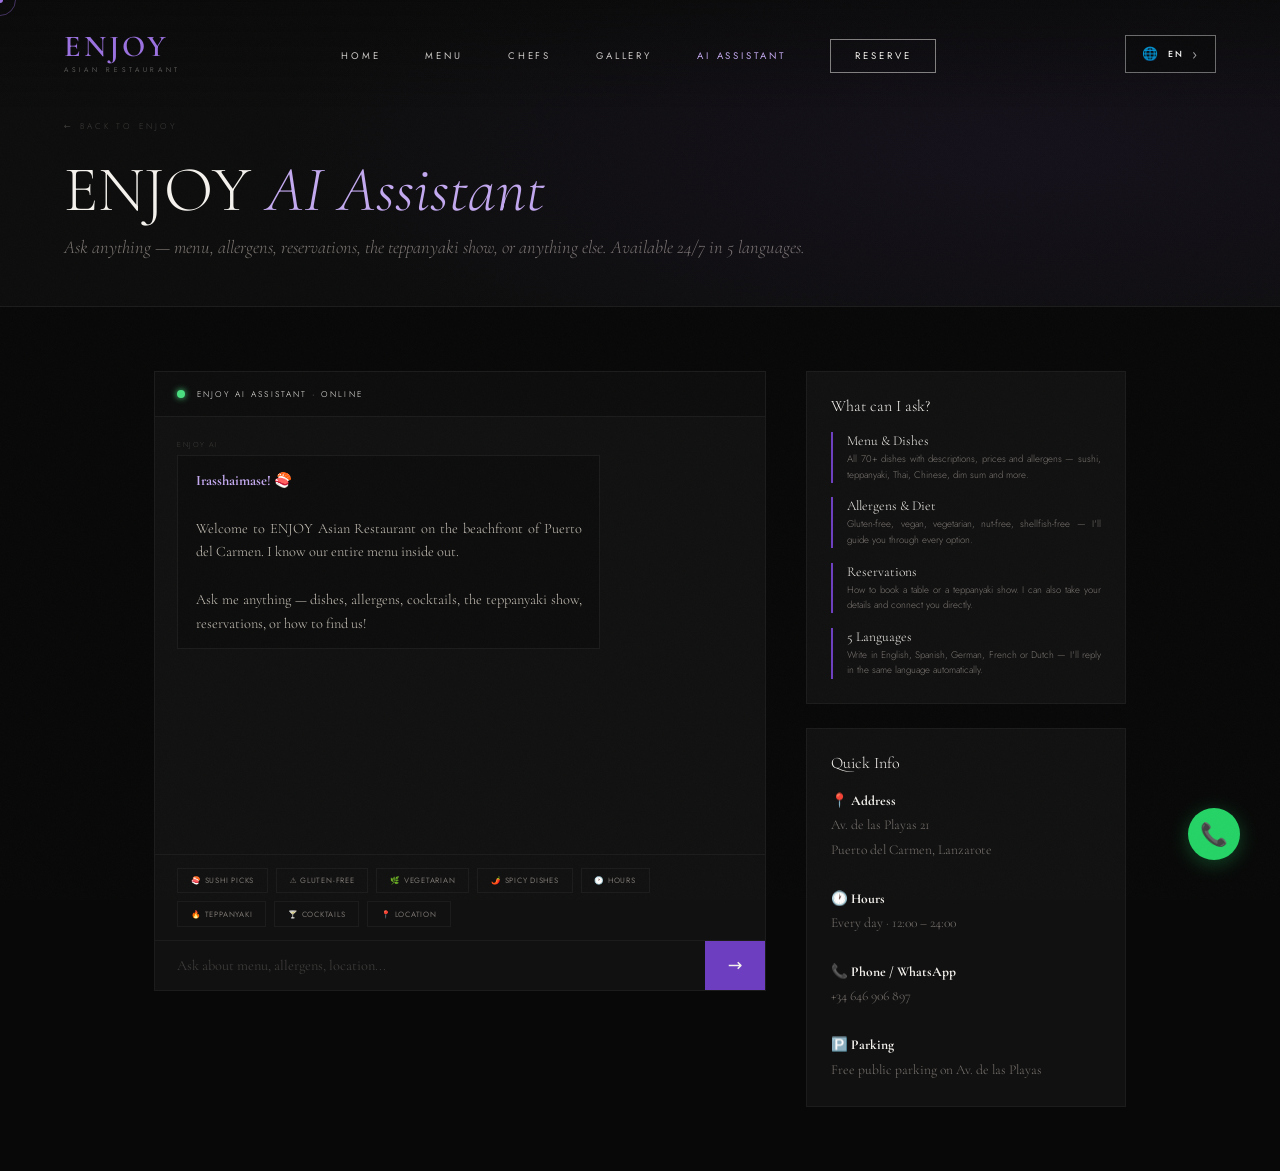
<file: ai.html>
<!DOCTYPE html>
<html lang="en" id="htmlRoot">
<head>
  <meta charset="UTF-8">
  <link rel="icon" type="image/x-icon" href="favicon.ico">
  <link rel="icon" type="image/png" sizes="32x32" href="favicon-32x32.png">
  <link rel="icon" type="image/png" sizes="16x16" href="favicon-16x16.png">
  <link rel="apple-touch-icon" sizes="180x180" href="apple-touch-icon.png">
  <link rel="manifest" href="site.webmanifest">
  <meta name="theme-color" content="#6d3fc0">
  <meta name="description" content="Consulta con el asistente de inteligencia artificial de ENJOY Asian Restaurant. Preguntas sobre carta, alérgenos, reservas y horarios.">
  <meta name="viewport" content="width=device-width, initial-scale=1.0">
  <title>AI Assistant — ENJOY Asian Restaurant</title>
  <link rel="preconnect" href="https://fonts.googleapis.com">
  <link rel="preconnect" href="https://fonts.gstatic.com" crossorigin>
  <link href="https://fonts.googleapis.com/css2?family=Cormorant+Garamond:ital,wght@0,300;0,400;0,600;1,300;1,400&family=Jost:wght@200;300;400;500&family=Noto+Serif+JP:wght@200;300&display=swap" rel="stylesheet">
    <link rel="canonical" href="https://enjoy-asian-restaurant.com/ai.html">
  <meta property="og:title" content="Asistente IA — ENJOY Asian Restaurant, Lanzarote">
  <meta property="og:description" content="Consulta con el asistente de inteligencia artificial de ENJOY Asian Restaurant. Preguntas sobre carta, alérgenos, reservas y horarios.">
  <meta property="og:url" content="https://enjoy-asian-restaurant.com/ai.html">
  <meta property="og:image" content="https://enjoy-asian-restaurant.com/android-chrome-512x512.png">
  <meta property="og:site_name" content="ENJOY Asian Restaurant">
  <meta name="twitter:card" content="summary_large_image">
  <meta name="twitter:title" content="Asistente IA — ENJOY Asian Restaurant, Lanzarote">
  <meta name="twitter:description" content="Consulta con el asistente de inteligencia artificial de ENJOY Asian Restaurant. Preguntas sobre carta, alérgenos, reservas y horarios.">
  <link rel="stylesheet" href="style.css">
  <style>
    .ai-hero {
      position: relative;
      padding: 7rem 5% 3rem;
      background: var(--bg-soft);
      border-bottom: 1px solid var(--bg-border);
      overflow: hidden;
    }
    .ai-hero::before {
      content: '';
      position: absolute;
      inset: 0;
      background: radial-gradient(ellipse 60% 80% at 80% 50%, rgba(109,63,192,0.08), transparent);
      pointer-events: none;
    }
    .ai-hero-back {
      display: inline-flex;
      align-items: center;
      gap: 0.6rem;
      font-family: var(--font-ui);
      font-size: 0.52rem;
      letter-spacing: 0.35em;
      text-transform: uppercase;
      color: var(--silver-muted);
      margin-bottom: 1.5rem;
      transition: color var(--t-fast);
    }
    .ai-hero-back:hover { color: var(--accent-pale); }
    .ai-hero-title {
      font-family: var(--font-display);
      font-size: clamp(2.4rem, 5vw, 4.5rem);
      font-weight: 300;
      line-height: 1.05;
      color: var(--white);
    }
    .ai-hero-title em { font-style: italic; color: var(--accent-pale); }
    .ai-hero-sub {
      font-family: var(--font-display);
      font-style: italic;
      font-weight: 300;
      font-size: clamp(0.9rem, 1.6vw, 1.15rem);
      color: var(--silver-dim);
      margin-top: 0.8rem;
    }

    .ai-main {
      max-width: 1100px;
      margin: 0 auto;
      padding: 4rem 5%;
      display: grid;
      grid-template-columns: 1fr 320px;
      gap: 2.5rem;
      align-items: start;
    }
    @media (max-width: 900px) {
      .ai-main { grid-template-columns: 1fr; }
      .ai-sidebar { display: none; }
    }

    /* Chat window */
    .chat-wrap {
      display: flex;
      flex-direction: column;
      height: 620px;
      background: var(--bg-card);
      border: 1px solid var(--bg-border);
    }
    .chat-header {
      display: flex;
      align-items: center;
      gap: 0.7rem;
      padding: 1rem 1.4rem;
      border-bottom: 1px solid var(--bg-border);
      background: var(--bg-soft);
    }
    .chat-dot {
      width: 8px; height: 8px;
      border-radius: 50%;
      background: #4ade80;
      box-shadow: 0 0 6px #4ade80;
      flex-shrink: 0;
    }
    .chat-header-title {
      font-family: var(--font-ui);
      font-size: 0.52rem;
      letter-spacing: 0.25em;
      text-transform: uppercase;
      color: var(--white);
    }
    .chat-messages {
      flex: 1;
      overflow-y: auto;
      padding: 1.4rem;
      display: flex;
      flex-direction: column;
      gap: 1rem;
      scrollbar-width: thin;
      scrollbar-color: var(--bg-border) transparent;
    }
    .msg { display: flex; flex-direction: column; gap: 0.3rem; }
    .msg.user { align-items: flex-end; }
    .msg.bot  { align-items: flex-start; }
    .msg-label {
      font-family: var(--font-ui);
      font-size: 0.45rem;
      letter-spacing: 0.2em;
      text-transform: uppercase;
      color: var(--silver-muted);
    }
    .msg-bubble {
      max-width: 85%;
      padding: 0.8rem 1.1rem;
      font-family: var(--font-display);
      font-size: 0.9rem;
      line-height: 1.65;
      color: var(--white);
    }
    .msg.user .msg-bubble {
      background: var(--accent);
      color: var(--white);
    }
    .msg.bot .msg-bubble {
      background: var(--bg-soft);
      border: 1px solid var(--bg-border);
    }
    .typing-bubble {
      display: flex;
      gap: 5px;
      align-items: center;
      padding: 0.9rem 1.1rem;
      background: var(--bg-soft);
      border: 1px solid var(--bg-border);
    }
    .typing-bubble span {
      width: 6px; height: 6px;
      border-radius: 50%;
      background: var(--silver-muted);
      animation: blink 1.2s infinite;
    }
    .typing-bubble span:nth-child(2) { animation-delay: 0.2s; }
    .typing-bubble span:nth-child(3) { animation-delay: 0.4s; }
    @keyframes blink {
      0%,80%,100% { opacity: 0.2; transform: scale(1); }
      40% { opacity: 1; transform: scale(1.2); }
    }

    .chat-chips {
      display: flex;
      flex-wrap: wrap;
      gap: 0.5rem;
      padding: 0.8rem 1.4rem;
      border-top: 1px solid var(--bg-border);
    }
    .chip {
      font-family: var(--font-ui);
      font-size: 0.48rem;
      letter-spacing: 0.1em;
      text-transform: uppercase;
      color: var(--silver-dim);
      border: 1px solid var(--bg-border);
      background: none;
      padding: 0.4rem 0.8rem;
      cursor: pointer;
      transition: color var(--t-fast), border-color var(--t-fast);
      white-space: nowrap;
    }
    .chip:hover { color: var(--accent-pale); border-color: var(--accent); }

    .chat-input-row {
      display: flex;
      gap: 0;
      border-top: 1px solid var(--bg-border);
    }
    .chat-input-field {
      flex: 1;
      background: none;
      border: none;
      outline: none;
      padding: 1rem 1.4rem;
      font-family: var(--font-display);
      font-size: 0.9rem;
      color: var(--white);
    }
    .chat-input-field::placeholder { color: var(--silver-muted); }
    .chat-send-btn {
      padding: 0 1.4rem;
      background: var(--accent);
      border: none;
      color: var(--white);
      font-size: 1.1rem;
      cursor: pointer;
      transition: background var(--t-fast);
    }
    .chat-send-btn:hover { background: var(--accent-light); }

    /* Sidebar */
    .ai-sidebar {
      display: flex;
      flex-direction: column;
      gap: 1.5rem;
    }
    .sidebar-card {
      padding: 1.5rem;
      background: var(--bg-card);
      border: 1px solid var(--bg-border);
    }
    .sidebar-card-title {
      font-family: var(--font-display);
      font-size: 1rem;
      color: var(--white);
      margin-bottom: 1rem;
    }
    .sidebar-item {
      border-left: 2px solid var(--accent);
      padding-left: 0.9rem;
      margin-bottom: 0.9rem;
    }
    .sidebar-item:last-child { margin-bottom: 0; }
    .sidebar-item-title {
      font-family: var(--font-display);
      font-size: 0.85rem;
      color: var(--white);
      margin-bottom: 0.2rem;
    }
    .sidebar-item-desc {
      font-size: 0.6rem;
      color: var(--silver-dim);
      line-height: 1.6;
    }
    .sidebar-info {
      font-family: var(--font-display);
      font-size: 0.85rem;
      color: var(--silver-dim);
      line-height: 1.8;
    }
    .sidebar-info strong { color: var(--white); }
  </style>
</head>
<body>

<div id="cursor-dot"></div>
<div id="cursor-ring"></div>

<div id="wa-float">
  <div class="wa-tooltip">Call us</div>
  <a href="tel:+34646906897" class="wa-bubble" aria-label="Call us">📞</a>
</div>

<!-- Navbar -->
<nav id="navbar" class="scrolled">
  <div class="nav-logo">
    <a href="index.html" style="text-decoration:none">
      <div class="nav-logo-enjoy">ENJOY</div>
      <div class="nav-logo-sub">Asian Restaurant</div>
    </a>
  </div>
  <ul class="nav-links">
    <li><a href="index.html" data-i18n="nav_home">Home</a></li>
    <li><a href="menu.html" data-i18n="nav_menu">Menu</a></li>
    <li><a href="index.html#chefs" data-i18n="nav_chefs">Chefs</a></li>
    <li><a href="gallery.html" data-i18n="nav_gallery">Gallery</a></li>
    <li><a href="ai.html" style="color:var(--accent-pale)" data-i18n="nav_ai">AI Assistant</a></li>
    <li><a href="tel:+34646906897" class="nav-reserve" data-i18n="nav_reserve">Reserve</a></li>
  </ul>
  <div class="lang-selector" id="langSelector">
    <button class="lang-selector-btn" id="langSelectorBtn" onclick="toggleLangDropdown()">
      <span class="lang-globe">🌐</span>
      <span class="lang-current" id="langCurrent">EN</span>
      <span class="lang-chevron" id="langChevron">›</span>
    </button>
    <div class="lang-dropdown" id="langDropdown">
      <button class="lang-option active" id="lang-en" onclick="setLang('en');toggleLangDropdown()">
        <span class="lang-flag">🇬🇧</span><span class="lang-name">English</span><span class="lang-check">✓</span>
      </button>
      <button class="lang-option" id="lang-es" onclick="setLang('es');toggleLangDropdown()">
        <span class="lang-flag">🇪🇸</span><span class="lang-name">Español</span><span class="lang-check">✓</span>
      </button>
      <button class="lang-option" id="lang-de" onclick="setLang('de');toggleLangDropdown()">
        <span class="lang-flag">🇩🇪</span><span class="lang-name">Deutsch</span><span class="lang-check">✓</span>
      </button>
      <button class="lang-option" id="lang-fr" onclick="setLang('fr');toggleLangDropdown()">
        <span class="lang-flag">🇫🇷</span><span class="lang-name">Français</span><span class="lang-check">✓</span>
      </button>
    </div>
  </div>
  <div class="hamburger" id="hamburger" role="button" tabindex="0">
    <span></span><span></span><span></span>
  </div>
</nav>
<div class="mobile-menu" id="mobileMenu">
  <a href="index.html" onclick="closeMobileMenu()" data-i18n="nav_home">Home</a>
  <a href="menu.html" onclick="closeMobileMenu()" data-i18n="nav_menu">Menu</a>
  <a href="tel:+34646906897" onclick="closeMobileMenu()" data-i18n="nav_reserve">Reserve</a>
  <a href="tel:+34646906897" data-i18n="nav_call">Call us</a>
  <div class="mobile-lang-row">
    <button class="mobile-lang-opt active" id="mob-lang-en" onclick="setLang('en');closeMobileMenu()">🇬🇧 EN</button>
    <button class="mobile-lang-opt" id="mob-lang-es" onclick="setLang('es');closeMobileMenu()">🇪🇸 ES</button>
    <button class="mobile-lang-opt" id="mob-lang-de" onclick="setLang('de');closeMobileMenu()">🇩🇪 DE</button>
    <button class="mobile-lang-opt" id="mob-lang-fr" onclick="setLang('fr');closeMobileMenu()">🇫🇷 FR</button>
  </div>
</div>

<!-- Hero -->
<div class="ai-hero">
  <a href="index.html" class="ai-hero-back" data-i18n="ai_back">← Back to ENJOY</a>
  <h1 class="ai-hero-title" data-i18n="ai_hero_title">ENJOY <em>AI Assistant</em></h1>
  <p class="ai-hero-sub" data-i18n="ai_hero_sub">Ask anything — menu, allergens, reservations, the teppanyaki show, or anything else. Available 24/7 in 5 languages.</p>
</div>

<!-- Main content -->
<div class="ai-main">

  <!-- Chat -->
  <div class="chat-wrap">
    <div class="chat-header">
      <div class="chat-dot"></div>
      <span class="chat-header-title" data-i18n="ai_status">ENJOY AI Assistant · Online</span>
    </div>

    <div class="chat-messages" id="chatMessages">
      <div class="msg bot">
        <span class="msg-label">ENJOY AI</span>
        <div class="msg-bubble" data-i18n="ai_welcome">
          <strong>Irasshaimase! 🍣</strong><br><br>
          Welcome to ENJOY Asian Restaurant, on the beachfront of Puerto del Carmen, Lanzarote. I know everything about our restaurant — the full menu, allergens, opening hours, reservations, the teppanyaki show and more.<br><br>
          How can I help you today?
        </div>
      </div>
    </div>

    <div class="chat-chips">
      <button class="chip" data-i18n="chip_sushi" onclick="sendSuggestionKey('ai_sq_sushi')">🍣 Sushi</button>
      <button class="chip" data-i18n="chip_gf" onclick="sendSuggestionKey('ai_sq_gf')">⚠️ Gluten-free</button>
      <button class="chip" data-i18n="chip_veg" onclick="sendSuggestionKey('ai_sq_veg')">🌿 Vegetarian</button>
      <button class="chip" data-i18n="chip_spicy" onclick="sendSuggestionKey('ai_sq_spicy')">🌶️ Spicy</button>
      <button class="chip" data-i18n="chip_hours" onclick="sendSuggestionKey('ai_sq_hours')">🕐 Hours</button>
      <button class="chip" data-i18n="chip_teppanyaki" onclick="sendSuggestionKey('ai_sq_teppanyaki')">🔥 Teppanyaki</button>
      <button class="chip" data-i18n="chip_cocktails" onclick="sendSuggestionKey('ai_sq_cocktails')">🍸 Cocktails</button>
      <button class="chip" data-i18n="ai_chip_location" onclick="sendSuggestionKey('ai_sq_location')">📍 Location</button>
    </div>

    <div class="chat-input-row">
      <input
        type="text"
        class="chat-input-field"
        id="chatInput"
        placeholder="Ask about the menu, allergens, reservations..."
        onkeypress="handleChatKey(event)"
        autocomplete="off"
      >
      <button class="chat-send-btn" onclick="sendChatMessage()" aria-label="Send">→</button>
    </div>
  </div>

  <!-- Sidebar -->
  <aside class="ai-sidebar">
    <div class="sidebar-card">
      <div class="sidebar-card-title" data-i18n="ai_sidebar_title">What can I ask?</div>
      <div class="sidebar-item">
        <div class="sidebar-item-title" data-i18n="ai_card1_title">Menu & Dishes</div>
        <div class="sidebar-item-desc" data-i18n="ai_card1_desc">All 70+ dishes with descriptions, prices and allergens — sushi, teppanyaki, Thai, Chinese, dim sum and more.</div>
      </div>
      <div class="sidebar-item">
        <div class="sidebar-item-title" data-i18n="ai_card2_title">Allergens & Diet</div>
        <div class="sidebar-item-desc" data-i18n="ai_card2_desc">Gluten-free, vegan, vegetarian, nut-free, shellfish-free — I'll guide you through every option.</div>
      </div>
      <div class="sidebar-item">
        <div class="sidebar-item-title" data-i18n="ai_card3_title">Reservations</div>
        <div class="sidebar-item-desc" data-i18n="ai_card3_desc">How to book a table or a teppanyaki show. I can also take your details and connect you directly.</div>
      </div>
      <div class="sidebar-item">
        <div class="sidebar-item-title" data-i18n="ai_card4_title">5 Languages</div>
        <div class="sidebar-item-desc" data-i18n="ai_card4_desc">Write in English, Spanish, German, French or Dutch — I'll reply in the same language automatically.</div>
      </div>
    </div>

    <div class="sidebar-card">
      <div class="sidebar-card-title" data-i18n="ai_quickinfo_title">Quick Info</div>
      <div class="sidebar-info">
        <strong data-i18n="ai_qi_address">📍 Address</strong><br>
        <span data-i18n="ai_qi_address_v">Av. de las Playas 21<br>Puerto del Carmen, Lanzarote</span><br><br>
        <strong data-i18n="ai_qi_hours">🕐 Hours</strong><br>
        <span data-i18n="ai_qi_hours_v">Every day · 12:00 – 24:00</span><br><br>
        <strong data-i18n="ai_qi_phone">📞 Phone / WhatsApp</strong><br>
        +34 646 906 897<br><br>
        <strong data-i18n="ai_qi_parking">🅿️ Parking</strong><br>
        <span data-i18n="ai_qi_parking_v">Free public parking on Av. de las Playas</span>
      </div>
    </div>
  </aside>

</div>

<!-- Banner de consentimiento de cookies -->
<div id="cookie-banner" style="display:none;">
  <div id="cookie-banner-inner">
    <div id="cookie-banner-text">
      <strong data-i18n="cookie_title">Usamos cookies</strong>
      <p data-i18n="cookie_desc">Utilizamos cookies técnicas y analíticas para mejorar tu experiencia. Consulta nuestra <a href="cookies.html" data-i18n="cookie_link">Política de Cookies</a>.</p>
    </div>
    <div id="cookie-banner-btns">
      <button id="cookie-reject" onclick="cookieChoice(false)" data-i18n="cookie_reject">Solo esenciales</button>
      <button id="cookie-accept" onclick="cookieChoice(true)" data-i18n="cookie_accept">Aceptar todas</button>
    </div>
  </div>
</div>
<script src="script.js"></script>
</body>
</html>
</file>
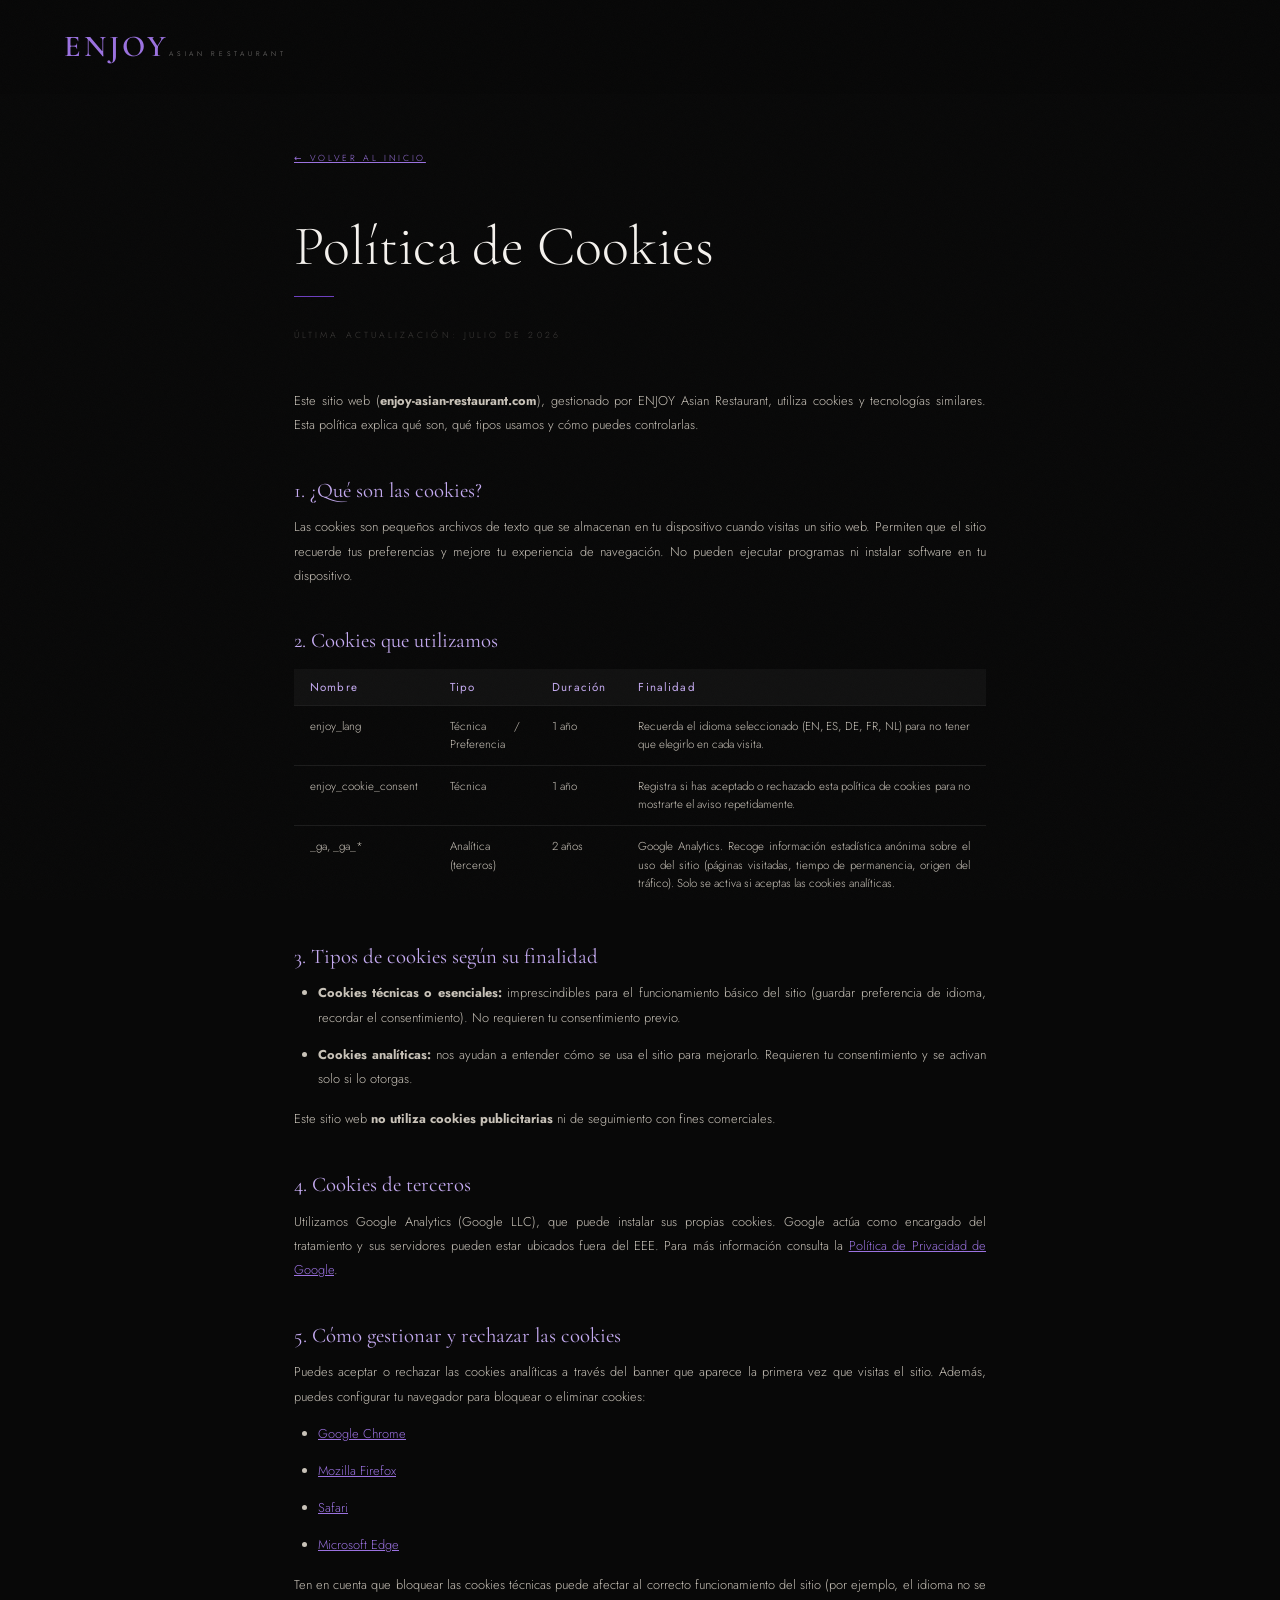
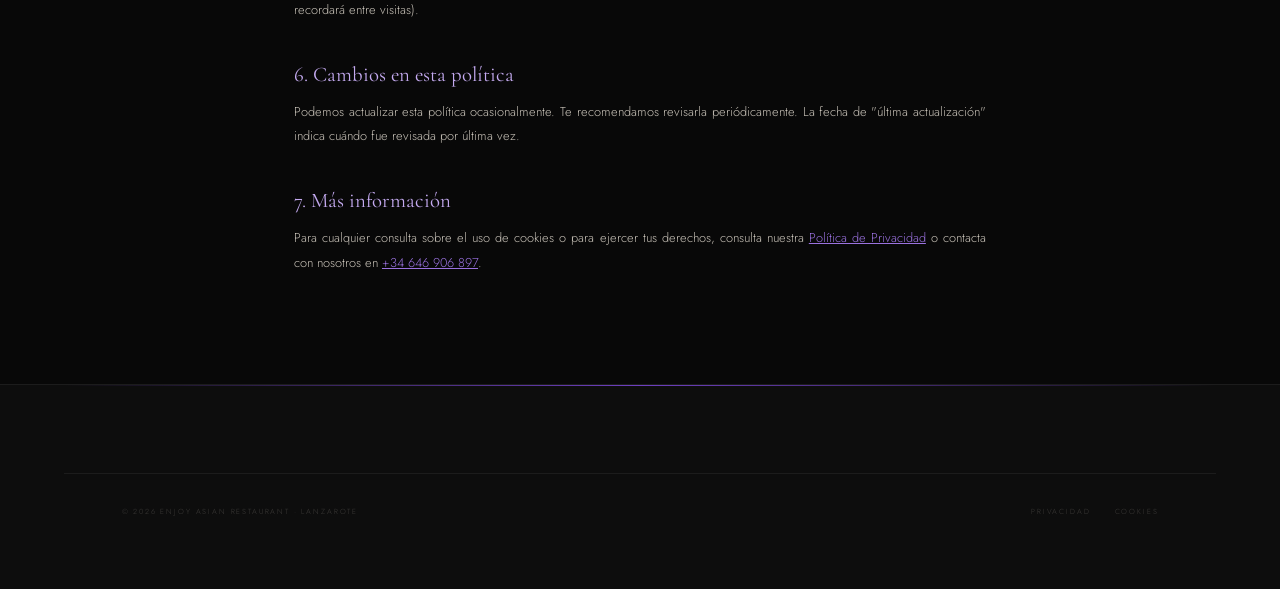
<file: cookies.html>
<!DOCTYPE html>
<html lang="es">
<head>
  <meta charset="UTF-8">
  <meta name="viewport" content="width=device-width, initial-scale=1.0">
  <title>Política de Cookies · ENJOY Asian Restaurant</title>
  <meta name="robots" content="noindex, follow">
  <link rel="canonical" href="https://enjoy-asian-restaurant.com/cookies.html">
  <link rel="icon" type="image/x-icon" href="favicon.ico">
  <link rel="apple-touch-icon" sizes="180x180" href="apple-touch-icon.png">
  <link rel="preconnect" href="https://fonts.googleapis.com">
  <link rel="preconnect" href="https://fonts.gstatic.com" crossorigin>
  <link rel="stylesheet" href="https://fonts.googleapis.com/css2?family=Cormorant+Garamond:ital,wght@0,300;0,400;0,600;1,300;1,400&family=Montserrat:wght@200;300;400;500&display=swap" media="print" onload="this.media='all'">
  <link rel="stylesheet" href="style.css">
  <style>
    .policy-page { max-width: 820px; margin: 0 auto; padding: 9rem 5% 6rem; }
    .policy-page h1 { font-family: var(--font-display); font-size: clamp(2rem, 5vw, 3.5rem); font-weight: 300; color: var(--white); margin-bottom: 0.5rem; }
    .policy-page .policy-date { font-size: 0.55rem; letter-spacing: 0.35em; text-transform: uppercase; color: var(--silver-muted); margin-bottom: 3rem; display: block; }
    .policy-page h2 { font-family: var(--font-display); font-size: 1.3rem; font-weight: 400; color: var(--accent-pale); margin: 2.5rem 0 0.8rem; }
    .policy-page p, .policy-page li { font-size: 0.8rem; line-height: 1.9; color: var(--silver); margin-bottom: 0.8rem; }
    .policy-page ul { padding-left: 1.5rem; margin-bottom: 1rem; }
    .policy-page a { color: var(--accent-light); text-decoration: underline; }
    .policy-back { display: inline-flex; align-items: center; gap: 0.5rem; font-size: 0.55rem; letter-spacing: 0.3em; text-transform: uppercase; color: var(--silver-muted); text-decoration: none; margin-bottom: 3rem; transition: color 0.2s; }
    .policy-back:hover { color: var(--accent-pale); }
    .accent-line { width: 40px; height: 1px; background: var(--accent); margin: 1rem 0 2rem; }
    .cookie-table { width: 100%; border-collapse: collapse; margin: 1rem 0 2rem; font-size: 0.72rem; }
    .cookie-table th { text-align: left; padding: 0.6rem 1rem; background: var(--bg-card); color: var(--accent-pale); font-weight: 400; letter-spacing: 0.1em; border-bottom: 1px solid var(--bg-border); }
    .cookie-table td { padding: 0.7rem 1rem; color: var(--silver); border-bottom: 1px solid var(--bg-border); vertical-align: top; line-height: 1.6; }
    .cookie-table tr:last-child td { border-bottom: none; }
  </style>
</head>
<body>
  <nav class="nav-bar" style="background:rgba(8,8,8,0.98);backdrop-filter:blur(12px);">
    <a href="index.html" class="nav-logo"><span class="nav-logo-enjoy">ENJOY</span><span class="nav-logo-sub">Asian Restaurant</span></a>
  </nav>

  <main class="policy-page">
    <a href="index.html" class="policy-back">← Volver al inicio</a>
    <h1>Política de Cookies</h1>
    <div class="accent-line"></div>
    <span class="policy-date">Última actualización: julio de 2026</span>

    <p>Este sitio web (<strong>enjoy-asian-restaurant.com</strong>), gestionado por ENJOY Asian Restaurant, utiliza cookies y tecnologías similares. Esta política explica qué son, qué tipos usamos y cómo puedes controlarlas.</p>

    <h2>1. ¿Qué son las cookies?</h2>
    <p>Las cookies son pequeños archivos de texto que se almacenan en tu dispositivo cuando visitas un sitio web. Permiten que el sitio recuerde tus preferencias y mejore tu experiencia de navegación. No pueden ejecutar programas ni instalar software en tu dispositivo.</p>

    <h2>2. Cookies que utilizamos</h2>

    <table class="cookie-table">
      <thead>
        <tr>
          <th>Nombre</th>
          <th>Tipo</th>
          <th>Duración</th>
          <th>Finalidad</th>
        </tr>
      </thead>
      <tbody>
        <tr>
          <td>enjoy_lang</td>
          <td>Técnica / Preferencia</td>
          <td>1 año</td>
          <td>Recuerda el idioma seleccionado (EN, ES, DE, FR, NL) para no tener que elegirlo en cada visita.</td>
        </tr>
        <tr>
          <td>enjoy_cookie_consent</td>
          <td>Técnica</td>
          <td>1 año</td>
          <td>Registra si has aceptado o rechazado esta política de cookies para no mostrarte el aviso repetidamente.</td>
        </tr>
        <tr>
          <td>_ga, _ga_*</td>
          <td>Analítica (terceros)</td>
          <td>2 años</td>
          <td>Google Analytics. Recoge información estadística anónima sobre el uso del sitio (páginas visitadas, tiempo de permanencia, origen del tráfico). Solo se activa si aceptas las cookies analíticas.</td>
        </tr>
      </tbody>
    </table>

    <h2>3. Tipos de cookies según su finalidad</h2>
    <ul>
      <li><strong>Cookies técnicas o esenciales:</strong> imprescindibles para el funcionamiento básico del sitio (guardar preferencia de idioma, recordar el consentimiento). No requieren tu consentimiento previo.</li>
      <li><strong>Cookies analíticas:</strong> nos ayudan a entender cómo se usa el sitio para mejorarlo. Requieren tu consentimiento y se activan solo si lo otorgas.</li>
    </ul>
    <p>Este sitio web <strong>no utiliza cookies publicitarias</strong> ni de seguimiento con fines comerciales.</p>

    <h2>4. Cookies de terceros</h2>
    <p>Utilizamos Google Analytics (Google LLC), que puede instalar sus propias cookies. Google actúa como encargado del tratamiento y sus servidores pueden estar ubicados fuera del EEE. Para más información consulta la <a href="https://policies.google.com/privacy" target="_blank" rel="noopener">Política de Privacidad de Google</a>.</p>

    <h2>5. Cómo gestionar y rechazar las cookies</h2>
    <p>Puedes aceptar o rechazar las cookies analíticas a través del banner que aparece la primera vez que visitas el sitio. Además, puedes configurar tu navegador para bloquear o eliminar cookies:</p>
    <ul>
      <li><a href="https://support.google.com/chrome/answer/95647" target="_blank" rel="noopener">Google Chrome</a></li>
      <li><a href="https://support.mozilla.org/es/kb/habilitar-y-deshabilitar-cookies-sitios-web-rastrear-preferencias" target="_blank" rel="noopener">Mozilla Firefox</a></li>
      <li><a href="https://support.apple.com/es-es/guide/safari/sfri11471/mac" target="_blank" rel="noopener">Safari</a></li>
      <li><a href="https://support.microsoft.com/es-es/windows/eliminar-y-administrar-cookies-168dab11-0753-043d-7c16-ede5947fc64d" target="_blank" rel="noopener">Microsoft Edge</a></li>
    </ul>
    <p>Ten en cuenta que bloquear las cookies técnicas puede afectar al correcto funcionamiento del sitio (por ejemplo, el idioma no se recordará entre visitas).</p>

    <h2>6. Cambios en esta política</h2>
    <p>Podemos actualizar esta política ocasionalmente. Te recomendamos revisarla periódicamente. La fecha de "última actualización" indica cuándo fue revisada por última vez.</p>

    <h2>7. Más información</h2>
    <p>Para cualquier consulta sobre el uso de cookies o para ejercer tus derechos, consulta nuestra <a href="privacidad.html">Política de Privacidad</a> o contacta con nosotros en <a href="tel:+34646906897">+34 646 906 897</a>.</p>
  </main>

  <footer>
    <div class="footer-bottom" style="max-width:1400px;margin:0 auto;padding:2rem 5%;">
      <span class="footer-copy">© 2026 ENJOY Asian Restaurant · Lanzarote</span>
      <div style="display:flex;gap:1.5rem;">
        <a href="privacidad.html" style="font-size:0.46rem;letter-spacing:0.25em;text-transform:uppercase;color:var(--silver-muted);text-decoration:none;">Privacidad</a>
        <a href="cookies.html" style="font-size:0.46rem;letter-spacing:0.25em;text-transform:uppercase;color:var(--silver-muted);text-decoration:none;">Cookies</a>
      </div>
    </div>
  </footer>
</body>
</html>
</file>
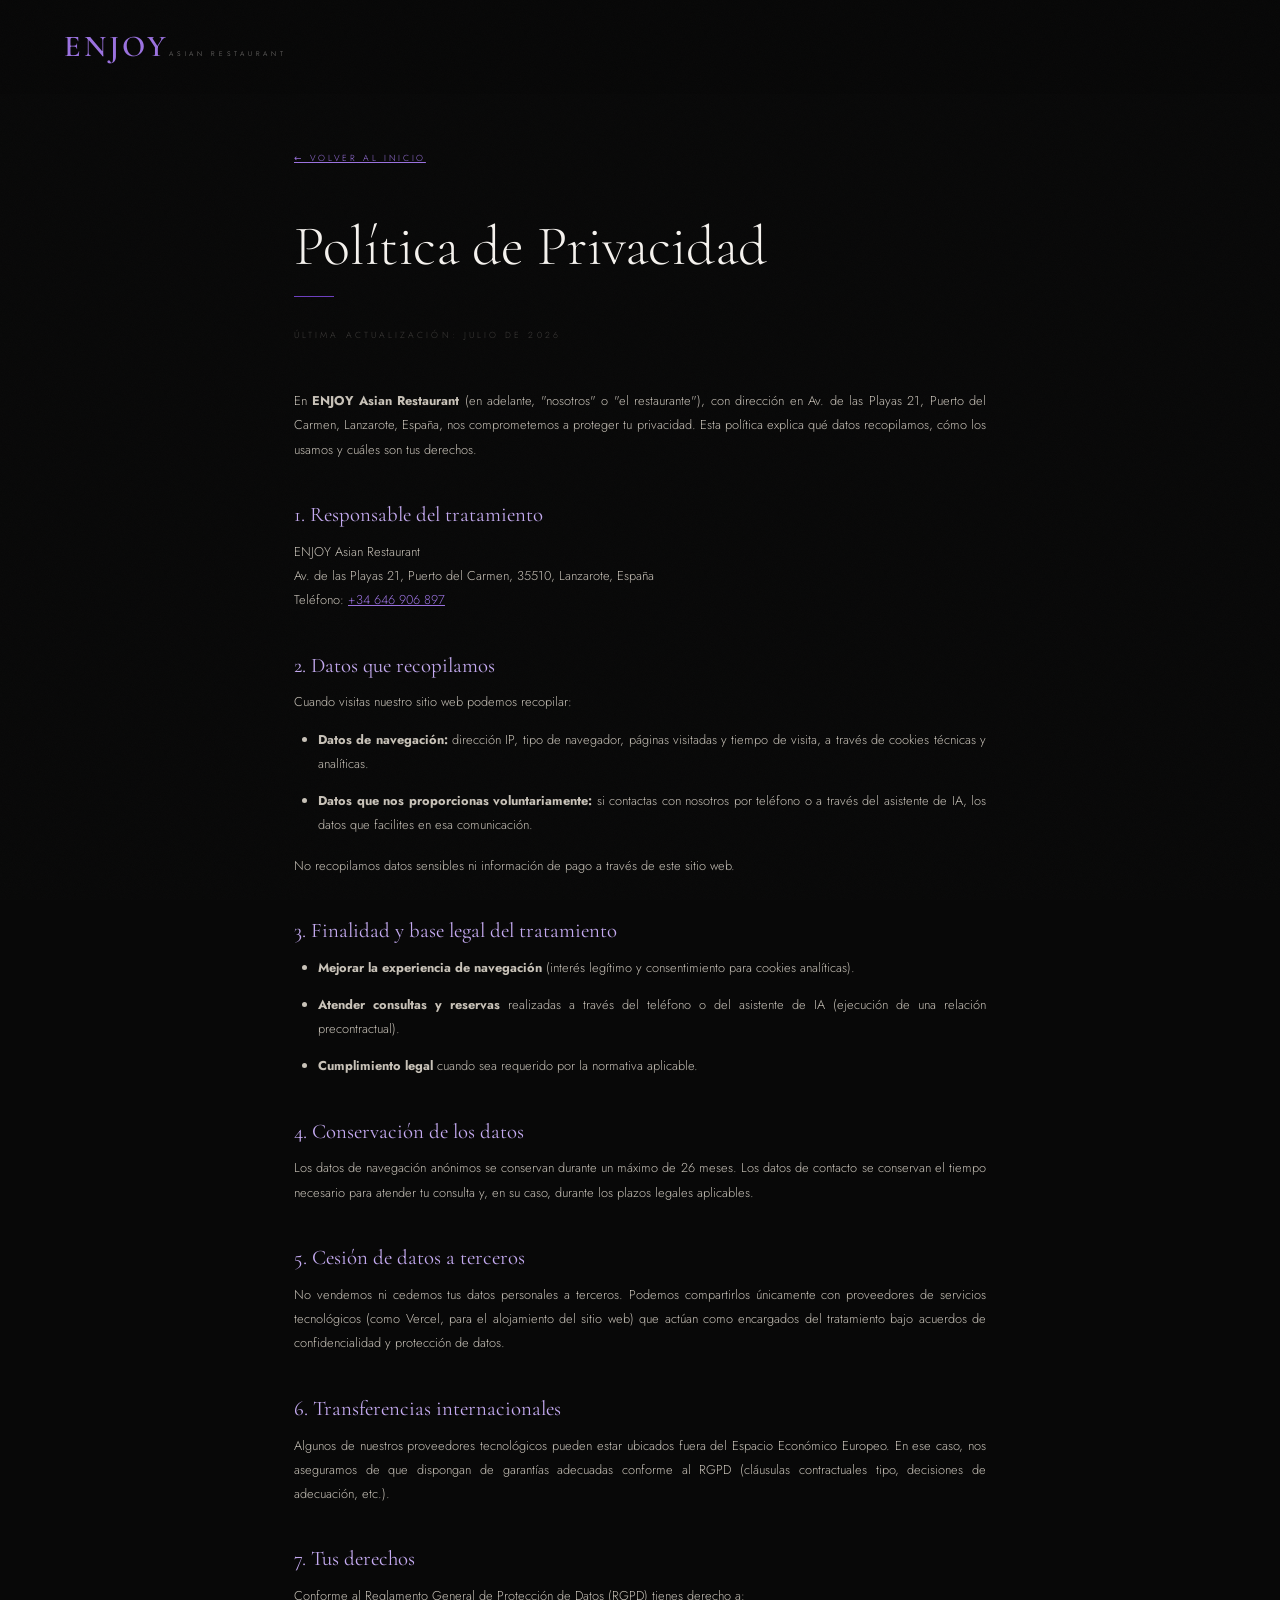
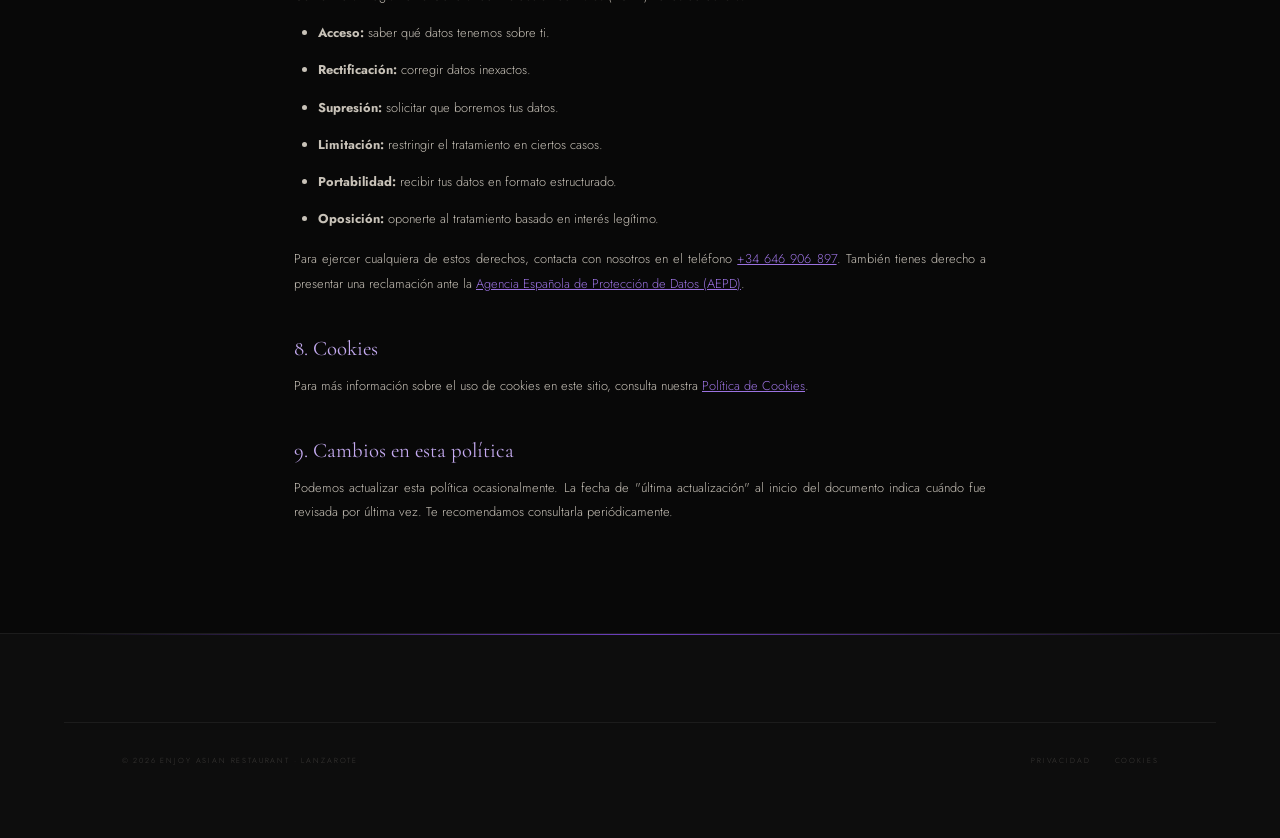
<file: privacidad.html>
<!DOCTYPE html>
<html lang="es">
<head>
  <meta charset="UTF-8">
  <meta name="viewport" content="width=device-width, initial-scale=1.0">
  <title>Política de Privacidad · ENJOY Asian Restaurant</title>
  <meta name="robots" content="noindex, follow">
  <link rel="canonical" href="https://enjoy-asian-restaurant.com/privacidad.html">
  <link rel="icon" type="image/x-icon" href="favicon.ico">
  <link rel="apple-touch-icon" sizes="180x180" href="apple-touch-icon.png">
  <link rel="preconnect" href="https://fonts.googleapis.com">
  <link rel="preconnect" href="https://fonts.gstatic.com" crossorigin>
  <link rel="stylesheet" href="https://fonts.googleapis.com/css2?family=Cormorant+Garamond:ital,wght@0,300;0,400;0,600;1,300;1,400&family=Montserrat:wght@200;300;400;500&display=swap" media="print" onload="this.media='all'">
  <link rel="stylesheet" href="style.css">
  <style>
    .policy-page { max-width: 820px; margin: 0 auto; padding: 9rem 5% 6rem; }
    .policy-page h1 { font-family: var(--font-display); font-size: clamp(2rem, 5vw, 3.5rem); font-weight: 300; color: var(--white); margin-bottom: 0.5rem; }
    .policy-page .policy-date { font-size: 0.55rem; letter-spacing: 0.35em; text-transform: uppercase; color: var(--silver-muted); margin-bottom: 3rem; display: block; }
    .policy-page h2 { font-family: var(--font-display); font-size: 1.3rem; font-weight: 400; color: var(--accent-pale); margin: 2.5rem 0 0.8rem; }
    .policy-page p, .policy-page li { font-size: 0.8rem; line-height: 1.9; color: var(--silver); margin-bottom: 0.8rem; }
    .policy-page ul { padding-left: 1.5rem; margin-bottom: 1rem; }
    .policy-page a { color: var(--accent-light); text-decoration: underline; }
    .policy-back { display: inline-flex; align-items: center; gap: 0.5rem; font-size: 0.55rem; letter-spacing: 0.3em; text-transform: uppercase; color: var(--silver-muted); text-decoration: none; margin-bottom: 3rem; transition: color 0.2s; }
    .policy-back:hover { color: var(--accent-pale); }
    .accent-line { width: 40px; height: 1px; background: var(--accent); margin: 1rem 0 2rem; }
  </style>
</head>
<body>
  <nav class="nav-bar" style="background:rgba(8,8,8,0.98);backdrop-filter:blur(12px);">
    <a href="index.html" class="nav-logo"><span class="nav-logo-enjoy">ENJOY</span><span class="nav-logo-sub">Asian Restaurant</span></a>
  </nav>

  <main class="policy-page">
    <a href="index.html" class="policy-back">← Volver al inicio</a>
    <h1>Política de Privacidad</h1>
    <div class="accent-line"></div>
    <span class="policy-date">Última actualización: julio de 2026</span>

    <p>En <strong>ENJOY Asian Restaurant</strong> (en adelante, "nosotros" o "el restaurante"), con dirección en Av. de las Playas 21, Puerto del Carmen, Lanzarote, España, nos comprometemos a proteger tu privacidad. Esta política explica qué datos recopilamos, cómo los usamos y cuáles son tus derechos.</p>

    <h2>1. Responsable del tratamiento</h2>
    <p>ENJOY Asian Restaurant<br>
    Av. de las Playas 21, Puerto del Carmen, 35510, Lanzarote, España<br>
    Teléfono: <a href="tel:+34646906897">+34 646 906 897</a></p>

    <h2>2. Datos que recopilamos</h2>
    <p>Cuando visitas nuestro sitio web podemos recopilar:</p>
    <ul>
      <li><strong>Datos de navegación:</strong> dirección IP, tipo de navegador, páginas visitadas y tiempo de visita, a través de cookies técnicas y analíticas.</li>
      <li><strong>Datos que nos proporcionas voluntariamente:</strong> si contactas con nosotros por teléfono o a través del asistente de IA, los datos que facilites en esa comunicación.</li>
    </ul>
    <p>No recopilamos datos sensibles ni información de pago a través de este sitio web.</p>

    <h2>3. Finalidad y base legal del tratamiento</h2>
    <ul>
      <li><strong>Mejorar la experiencia de navegación</strong> (interés legítimo y consentimiento para cookies analíticas).</li>
      <li><strong>Atender consultas y reservas</strong> realizadas a través del teléfono o del asistente de IA (ejecución de una relación precontractual).</li>
      <li><strong>Cumplimiento legal</strong> cuando sea requerido por la normativa aplicable.</li>
    </ul>

    <h2>4. Conservación de los datos</h2>
    <p>Los datos de navegación anónimos se conservan durante un máximo de 26 meses. Los datos de contacto se conservan el tiempo necesario para atender tu consulta y, en su caso, durante los plazos legales aplicables.</p>

    <h2>5. Cesión de datos a terceros</h2>
    <p>No vendemos ni cedemos tus datos personales a terceros. Podemos compartirlos únicamente con proveedores de servicios tecnológicos (como Vercel, para el alojamiento del sitio web) que actúan como encargados del tratamiento bajo acuerdos de confidencialidad y protección de datos.</p>

    <h2>6. Transferencias internacionales</h2>
    <p>Algunos de nuestros proveedores tecnológicos pueden estar ubicados fuera del Espacio Económico Europeo. En ese caso, nos aseguramos de que dispongan de garantías adecuadas conforme al RGPD (cláusulas contractuales tipo, decisiones de adecuación, etc.).</p>

    <h2>7. Tus derechos</h2>
    <p>Conforme al Reglamento General de Protección de Datos (RGPD) tienes derecho a:</p>
    <ul>
      <li><strong>Acceso:</strong> saber qué datos tenemos sobre ti.</li>
      <li><strong>Rectificación:</strong> corregir datos inexactos.</li>
      <li><strong>Supresión:</strong> solicitar que borremos tus datos.</li>
      <li><strong>Limitación:</strong> restringir el tratamiento en ciertos casos.</li>
      <li><strong>Portabilidad:</strong> recibir tus datos en formato estructurado.</li>
      <li><strong>Oposición:</strong> oponerte al tratamiento basado en interés legítimo.</li>
    </ul>
    <p>Para ejercer cualquiera de estos derechos, contacta con nosotros en el teléfono <a href="tel:+34646906897">+34 646 906 897</a>. También tienes derecho a presentar una reclamación ante la <a href="https://www.aepd.es" target="_blank" rel="noopener">Agencia Española de Protección de Datos (AEPD)</a>.</p>

    <h2>8. Cookies</h2>
    <p>Para más información sobre el uso de cookies en este sitio, consulta nuestra <a href="cookies.html">Política de Cookies</a>.</p>

    <h2>9. Cambios en esta política</h2>
    <p>Podemos actualizar esta política ocasionalmente. La fecha de "última actualización" al inicio del documento indica cuándo fue revisada por última vez. Te recomendamos consultarla periódicamente.</p>
  </main>

  <footer>
    <div class="footer-bottom" style="max-width:1400px;margin:0 auto;padding:2rem 5%;">
      <span class="footer-copy">© 2026 ENJOY Asian Restaurant · Lanzarote</span>
      <div style="display:flex;gap:1.5rem;">
        <a href="privacidad.html" style="font-size:0.46rem;letter-spacing:0.25em;text-transform:uppercase;color:var(--silver-muted);text-decoration:none;">Privacidad</a>
        <a href="cookies.html" style="font-size:0.46rem;letter-spacing:0.25em;text-transform:uppercase;color:var(--silver-muted);text-decoration:none;">Cookies</a>
      </div>
    </div>
  </footer>
</body>
</html>
</file>
